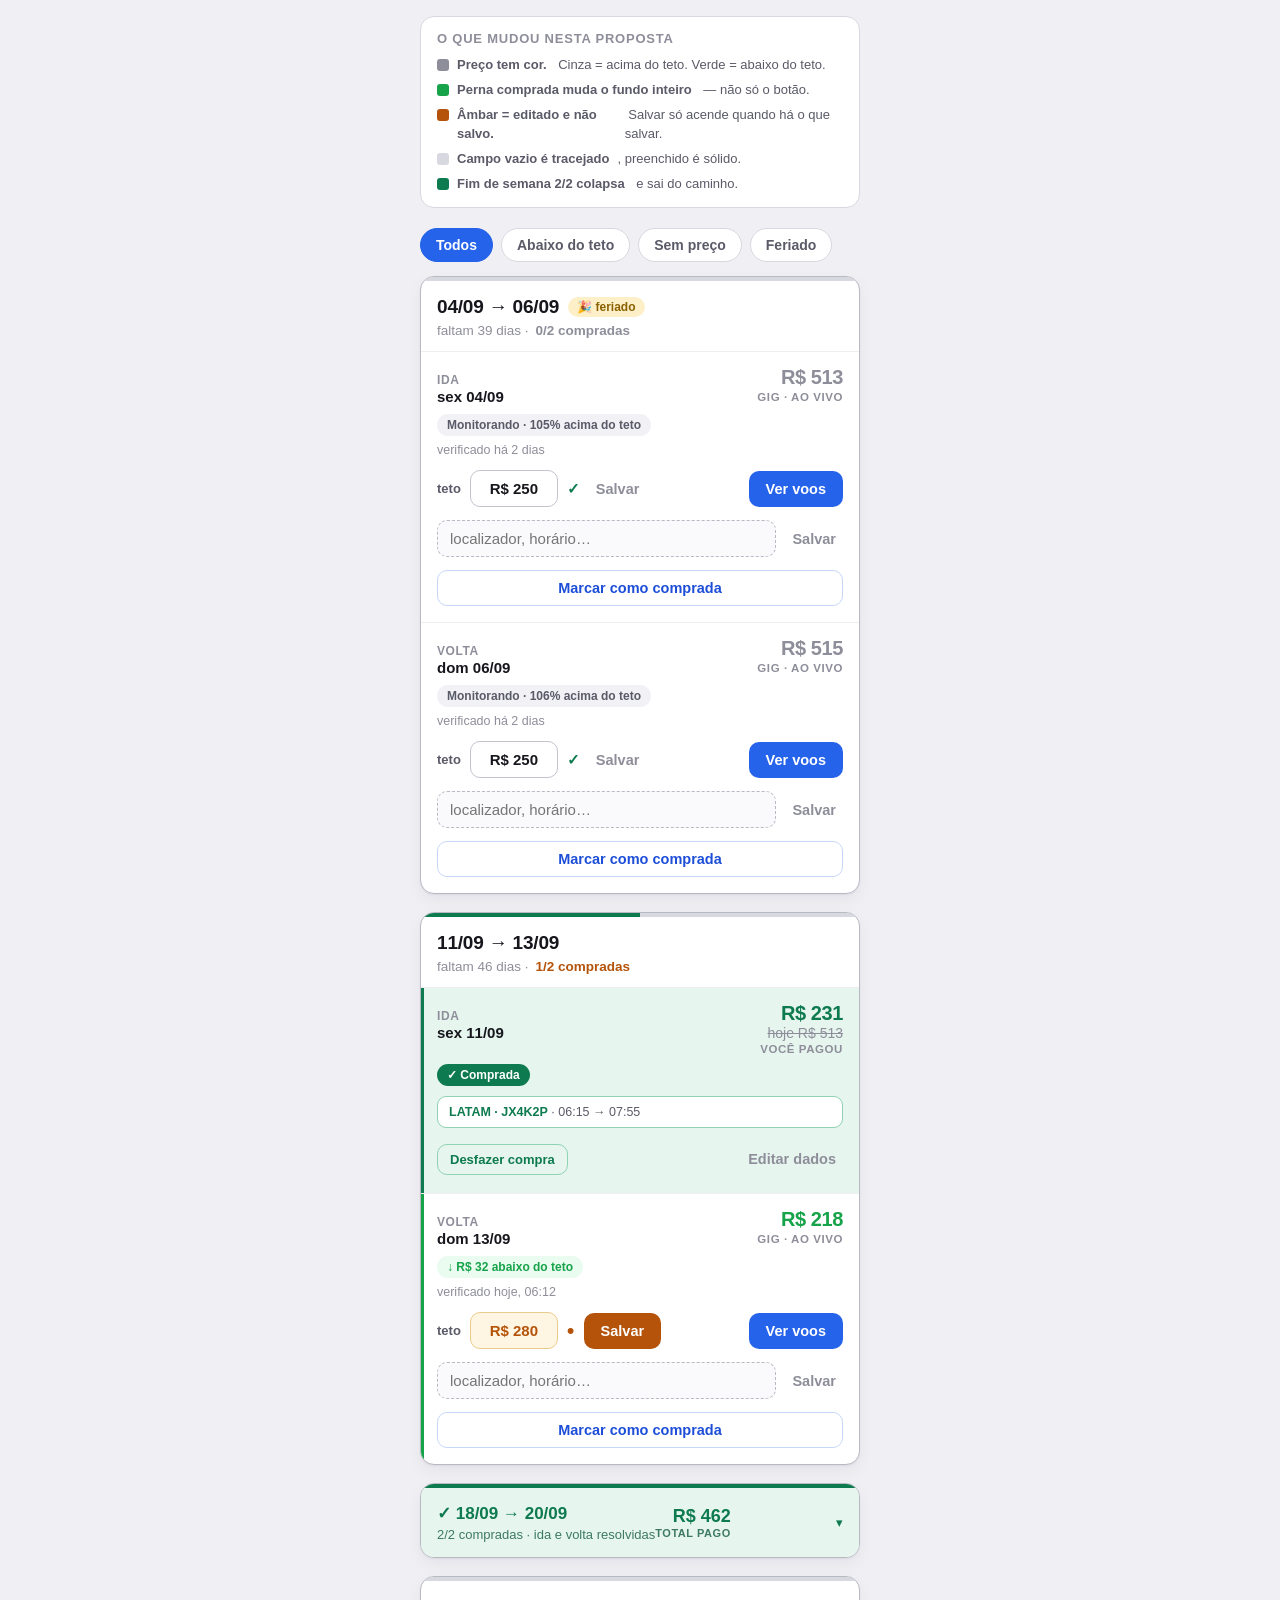
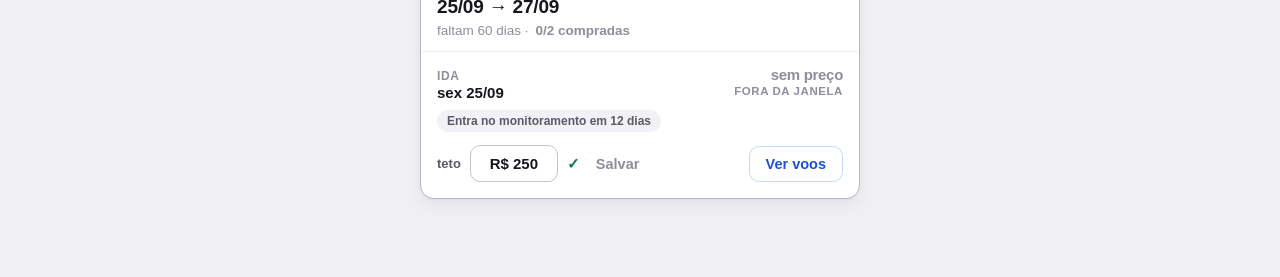
<file: design/mockup-compras.html>
<!DOCTYPE html>
<html lang="pt-BR">
<head>
<meta charset="utf-8">
<meta name="viewport" content="width=device-width, initial-scale=1">
<title>FlyIop · Compras (proposta visual)</title>
<style>
  :root{
    --bg:#EFEFF4;
    --card:#FFFFFF;
    --line:#D8D8E0;
    --line-strong:#B9B9C4;
    --ink:#16161D;
    --ink-2:#5A5A68;
    --ink-3:#8E8E9A;

    --blue:#2563EB;
    --blue-ink:#1D4ED8;

    --green:#0E7A4F;
    --green-bg:#E6F5EE;
    --green-line:#8FD3B4;

    --deal:#16A34A;
    --deal-bg:#EAFBF0;

    --amber:#B45309;
    --amber-bg:#FEF6E3;
    --amber-line:#EBCB8B;

    --holiday-bg:#FDF0C9;
    --holiday-ink:#8A6100;

    --r:14px;
    --font:-apple-system,BlinkMacSystemFont,"SF Pro Text","Segoe UI",Roboto,sans-serif;
  }
  *{box-sizing:border-box;margin:0;padding:0}
  body{
    font-family:var(--font);
    background:var(--bg);
    color:var(--ink);
    -webkit-font-smoothing:antialiased;
    padding:16px 12px 60px;
  }
  .wrap{max-width:440px;margin:0 auto}

  /* ---------- legenda do mockup ---------- */
  .legend{
    background:#fff;border:1px solid var(--line);border-radius:var(--r);
    padding:14px 16px;margin-bottom:20px;
  }
  .legend h1{font-size:13px;letter-spacing:.06em;text-transform:uppercase;color:var(--ink-3);margin-bottom:10px}
  .legend ul{list-style:none;display:grid;gap:7px}
  .legend li{font-size:13px;color:var(--ink-2);display:flex;gap:8px;align-items:flex-start;line-height:1.4}
  .swatch{width:12px;height:12px;border-radius:3px;flex:none;margin-top:3px}

  /* ---------- chips ---------- */
  .chips{display:flex;gap:8px;overflow-x:auto;padding-bottom:14px;-ms-overflow-style:none;scrollbar-width:none}
  .chips::-webkit-scrollbar{display:none}
  .chip{
    flex:none;font-size:14px;font-weight:600;padding:8px 15px;border-radius:999px;
    background:#fff;border:1px solid var(--line);color:var(--ink-2);
  }
  .chip.on{background:var(--blue);border-color:var(--blue);color:#fff}

  /* ---------- card do fim de semana ---------- */
  .wk{
    background:var(--card);
    border:1px solid var(--line-strong);
    border-radius:var(--r);
    box-shadow:0 1px 2px rgba(16,16,30,.05), 0 6px 16px rgba(16,16,30,.05);
    margin-bottom:18px;
    overflow:hidden;
  }
  .wk-rail{height:4px;background:var(--line)}
  .wk-rail.part{background:linear-gradient(90deg,var(--green) 0 50%,var(--line) 50% 100%)}
  .wk-rail.done{background:var(--green)}

  .wk-head{padding:15px 16px 13px;display:flex;flex-direction:column;gap:5px}
  .wk-title{display:flex;align-items:center;gap:9px;flex-wrap:wrap}
  .wk-dates{font-size:19px;font-weight:700;letter-spacing:-.01em}
  .tag{font-size:12px;font-weight:700;padding:3px 9px;border-radius:999px}
  .tag-hol{background:var(--holiday-bg);color:var(--holiday-ink)}
  .wk-meta{font-size:13.5px;color:var(--ink-3);display:flex;align-items:center;gap:7px}
  .count{font-weight:700}
  .count.part{color:var(--amber)}
  .count.done{color:var(--green)}

  /* ---------- perna ---------- */
  .leg{border-top:1px solid #EDEDF2;padding:14px 16px 16px;position:relative}
  .leg::before{content:"";position:absolute;left:0;top:0;bottom:0;width:3px;background:transparent}
  .leg.deal::before{background:var(--deal)}
  .leg.bought{background:var(--green-bg)}
  .leg.bought::before{background:var(--green)}

  .leg-top{display:flex;justify-content:space-between;align-items:baseline;gap:10px}
  .leg-name{font-size:15px;font-weight:700;color:var(--ink)}
  .leg-name .dir{font-size:12px;font-weight:700;color:var(--ink-3);letter-spacing:.05em;display:block;text-transform:uppercase;margin-bottom:1px}

  .price{font-size:20px;font-weight:700;font-variant-numeric:tabular-nums;letter-spacing:-.02em;text-align:right}
  .price.high{color:var(--ink-3)}
  .price.deal{color:var(--deal)}
  .price.paid{color:var(--green)}
  .price s{color:var(--ink-3);font-weight:500;font-size:14px;display:block;letter-spacing:0}
  .price small{display:block;font-size:11.5px;font-weight:600;color:var(--ink-3);text-transform:uppercase;letter-spacing:.05em;margin-top:2px}

  .badge{
    display:inline-flex;align-items:center;gap:5px;
    font-size:12px;font-weight:700;padding:4px 10px;border-radius:999px;margin-top:9px;
    background:#F1F1F6;color:var(--ink-2);
  }
  .badge.deal{background:var(--deal-bg);color:var(--deal)}
  .badge.bought{background:var(--green);color:#fff}

  .stamp{font-size:12.5px;color:var(--ink-3);margin-top:7px}

  /* ---------- controles ---------- */
  .row{display:flex;align-items:center;gap:9px;margin-top:13px}
  .lbl{font-size:13px;color:var(--ink-2);font-weight:600;flex:none}

  .fld{
    flex:1;font-family:var(--font);font-size:15px;
    padding:9px 12px;border-radius:10px;
    border:1.5px dashed var(--line-strong);
    background:#FAFAFC;color:var(--ink-3);
  }
  .fld.filled{border-style:solid;border-color:#C3C3CE;background:#fff;color:var(--ink);font-weight:600}
  .fld.dirty{border-style:solid;border-color:var(--amber-line);background:var(--amber-bg);color:var(--amber);font-weight:600}
  .fld.cap{flex:none;width:88px;text-align:center;font-variant-numeric:tabular-nums}

  .btn{
    font-family:var(--font);font-size:14.5px;font-weight:700;
    padding:9px 16px;border-radius:10px;border:1.5px solid transparent;flex:none;
  }
  .btn-primary{background:var(--blue);color:#fff}
  .btn-ghost{background:#fff;color:var(--blue-ink);border-color:#C7D6F7}
  .btn-idle{background:transparent;color:var(--ink-3);border-color:transparent;padding-left:6px;padding-right:6px}
  .btn-save{background:var(--amber);color:#fff}
  .btn-undo{background:transparent;color:var(--green);border-color:var(--green-line);font-size:13px;padding:7px 12px}
  .btn-full{flex:1;text-align:center}

  .ok{color:var(--green);font-weight:800;font-size:15px;flex:none}
  .dot{color:var(--amber);font-size:22px;line-height:0;flex:none}

  /* ---------- card concluído (colapsado) ---------- */
  .done-head{
    display:flex;justify-content:space-between;align-items:center;
    padding:15px 16px;background:var(--green-bg);
  }
  .done-left{display:flex;flex-direction:column;gap:3px}
  .done-dates{font-size:17px;font-weight:700;color:var(--green);display:flex;align-items:center;gap:8px}
  .done-sub{font-size:13px;color:#3D7A61}
  .done-total{font-size:18px;font-weight:700;color:var(--green);font-variant-numeric:tabular-nums;text-align:right}
  .done-total small{display:block;font-size:11px;font-weight:600;color:#3D7A61;text-transform:uppercase;letter-spacing:.05em}
  .chev{color:var(--green);font-size:13px;margin-left:auto;padding-left:12px}

  .note{font-size:12.5px;color:var(--ink-2);margin-top:10px;padding:8px 11px;background:#fff;border:1px solid var(--green-line);border-radius:9px}
  .note b{color:var(--green)}
</style>
</head>
<body>
<div class="wrap">

  <div class="legend">
    <h1>O que mudou nesta proposta</h1>
    <ul>
      <li><span class="swatch" style="background:#8E8E9A"></span><b style="font-weight:700">Preço tem cor.</b>&nbsp;Cinza = acima do teto. Verde = abaixo do teto.</li>
      <li><span class="swatch" style="background:#16A34A"></span><b style="font-weight:700">Perna comprada muda o fundo inteiro</b>&nbsp;— não só o botão.</li>
      <li><span class="swatch" style="background:#B45309"></span><b style="font-weight:700">Âmbar = editado e não salvo.</b>&nbsp;Salvar só acende quando há o que salvar.</li>
      <li><span class="swatch" style="background:#D8D8E0"></span><b style="font-weight:700">Campo vazio é tracejado</b>, preenchido é sólido.</li>
      <li><span class="swatch" style="background:#0E7A4F"></span><b style="font-weight:700">Fim de semana 2/2 colapsa</b>&nbsp;e sai do caminho.</li>
    </ul>
  </div>

  <div class="chips">
    <div class="chip on">Todos</div>
    <div class="chip">Abaixo do teto</div>
    <div class="chip">Sem preço</div>
    <div class="chip">Feriado</div>
  </div>

  <!-- ============ CARD 1: nada comprado, preço alto ============ -->
  <div class="wk">
    <div class="wk-rail"></div>
    <div class="wk-head">
      <div class="wk-title">
        <span class="wk-dates">04/09 → 06/09</span>
        <span class="tag tag-hol">🎉 feriado</span>
      </div>
      <div class="wk-meta">faltam 39 dias · <span class="count">0/2 compradas</span></div>
    </div>

    <div class="leg">
      <div class="leg-top">
        <div class="leg-name"><span class="dir">Ida</span>sex 04/09</div>
        <div class="price high">R$ 513<small>GIG · ao vivo</small></div>
      </div>
      <div class="badge">Monitorando · 105% acima do teto</div>
      <div class="stamp">verificado há 2 dias</div>

      <div class="row">
        <span class="lbl">teto</span>
        <input class="fld cap filled" value="R$ 250">
        <span class="ok">✓</span>
        <button class="btn btn-idle">Salvar</button>
        <button class="btn btn-primary" style="margin-left:auto">Ver voos</button>
      </div>

      <div class="row">
        <input class="fld" placeholder="localizador, horário…">
        <button class="btn btn-idle">Salvar</button>
      </div>

      <div class="row">
        <button class="btn btn-ghost btn-full">Marcar como comprada</button>
      </div>
    </div>

    <div class="leg">
      <div class="leg-top">
        <div class="leg-name"><span class="dir">Volta</span>dom 06/09</div>
        <div class="price high">R$ 515<small>GIG · ao vivo</small></div>
      </div>
      <div class="badge">Monitorando · 106% acima do teto</div>
      <div class="stamp">verificado há 2 dias</div>

      <div class="row">
        <span class="lbl">teto</span>
        <input class="fld cap filled" value="R$ 250">
        <span class="ok">✓</span>
        <button class="btn btn-idle">Salvar</button>
        <button class="btn btn-primary" style="margin-left:auto">Ver voos</button>
      </div>

      <div class="row">
        <input class="fld" placeholder="localizador, horário…">
        <button class="btn btn-idle">Salvar</button>
      </div>

      <div class="row">
        <button class="btn btn-ghost btn-full">Marcar como comprada</button>
      </div>
    </div>
  </div>

  <!-- ============ CARD 2: 1 comprada + 1 oportunidade + campo sujo ============ -->
  <div class="wk">
    <div class="wk-rail part"></div>
    <div class="wk-head">
      <div class="wk-title">
        <span class="wk-dates">11/09 → 13/09</span>
      </div>
      <div class="wk-meta">faltam 46 dias · <span class="count part">1/2 compradas</span></div>
    </div>

    <!-- perna comprada -->
    <div class="leg bought">
      <div class="leg-top">
        <div class="leg-name"><span class="dir">Ida</span>sex 11/09</div>
        <div class="price paid">R$ 231<s>hoje R$ 513</s><small>você pagou</small></div>
      </div>
      <div class="badge bought">✓ Comprada</div>
      <div class="note"><b>LATAM · JX4K2P</b> · 06:15 → 07:55</div>

      <div class="row">
        <button class="btn btn-undo">Desfazer compra</button>
        <button class="btn btn-idle" style="margin-left:auto">Editar dados</button>
      </div>
    </div>

    <!-- perna em oportunidade -->
    <div class="leg deal">
      <div class="leg-top">
        <div class="leg-name"><span class="dir">Volta</span>dom 13/09</div>
        <div class="price deal">R$ 218<small>GIG · ao vivo</small></div>
      </div>
      <div class="badge deal">↓ R$ 32 abaixo do teto</div>
      <div class="stamp">verificado hoje, 06:12</div>

      <div class="row">
        <span class="lbl">teto</span>
        <input class="fld cap dirty" value="R$ 280">
        <span class="dot">•</span>
        <button class="btn btn-save">Salvar</button>
        <button class="btn btn-primary" style="margin-left:auto">Ver voos</button>
      </div>

      <div class="row">
        <input class="fld" placeholder="localizador, horário…">
        <button class="btn btn-idle">Salvar</button>
      </div>

      <div class="row">
        <button class="btn btn-ghost btn-full">Marcar como comprada</button>
      </div>
    </div>
  </div>

  <!-- ============ CARD 3: concluído, colapsado ============ -->
  <div class="wk">
    <div class="wk-rail done"></div>
    <div class="done-head">
      <div class="done-left">
        <div class="done-dates">✓ 18/09 → 20/09</div>
        <div class="done-sub">2/2 compradas · ida e volta resolvidas</div>
      </div>
      <div class="done-total">R$ 462<small>total pago</small></div>
      <div class="chev">▾</div>
    </div>
  </div>

  <!-- ============ CARD 4: sem preço ainda ============ -->
  <div class="wk">
    <div class="wk-rail"></div>
    <div class="wk-head">
      <div class="wk-title"><span class="wk-dates">25/09 → 27/09</span></div>
      <div class="wk-meta">faltam 60 dias · <span class="count">0/2 compradas</span></div>
    </div>

    <div class="leg">
      <div class="leg-top">
        <div class="leg-name"><span class="dir">Ida</span>sex 25/09</div>
        <div class="price high" style="font-size:15px;font-weight:600">sem preço<small>fora da janela</small></div>
      </div>
      <div class="badge">Entra no monitoramento em 12 dias</div>

      <div class="row">
        <span class="lbl">teto</span>
        <input class="fld cap filled" value="R$ 250">
        <span class="ok">✓</span>
        <button class="btn btn-idle">Salvar</button>
        <button class="btn btn-ghost" style="margin-left:auto">Ver voos</button>
      </div>
    </div>
  </div>

</div>
</body>
</html>
</file>
